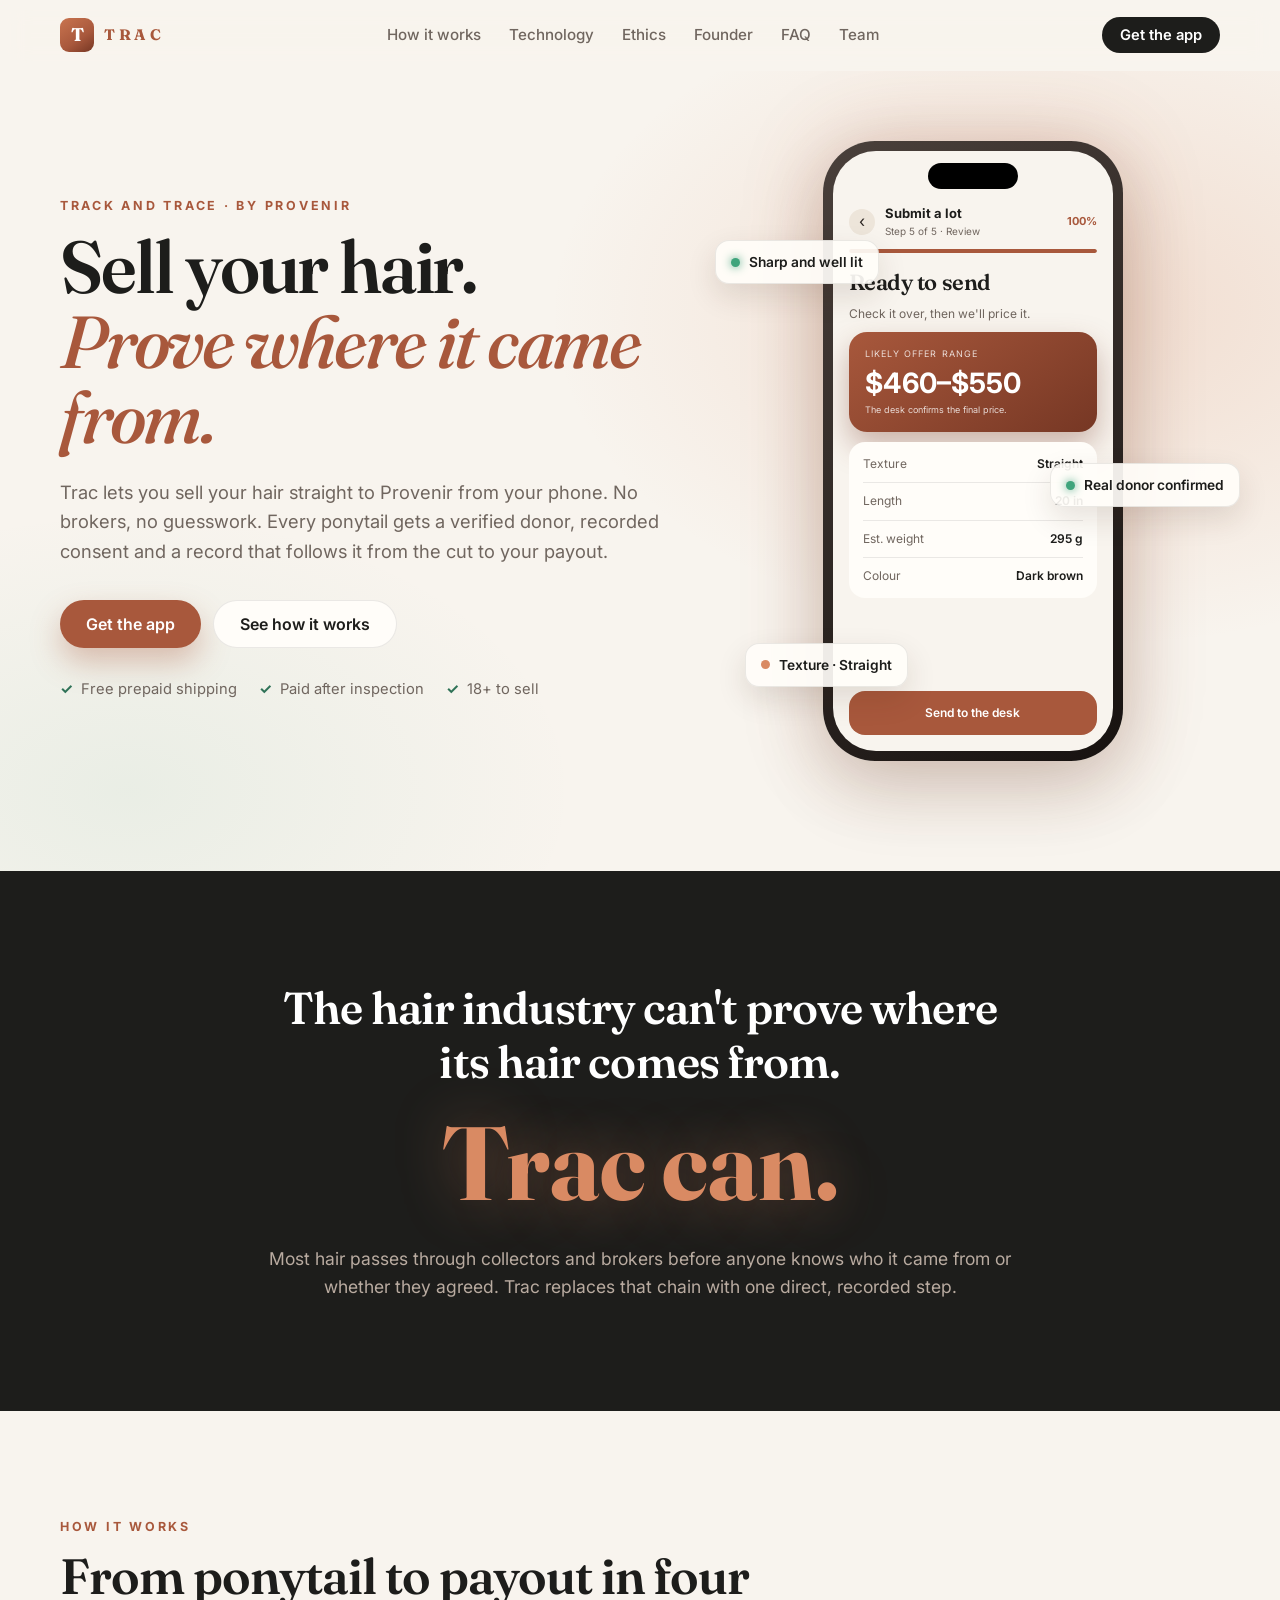
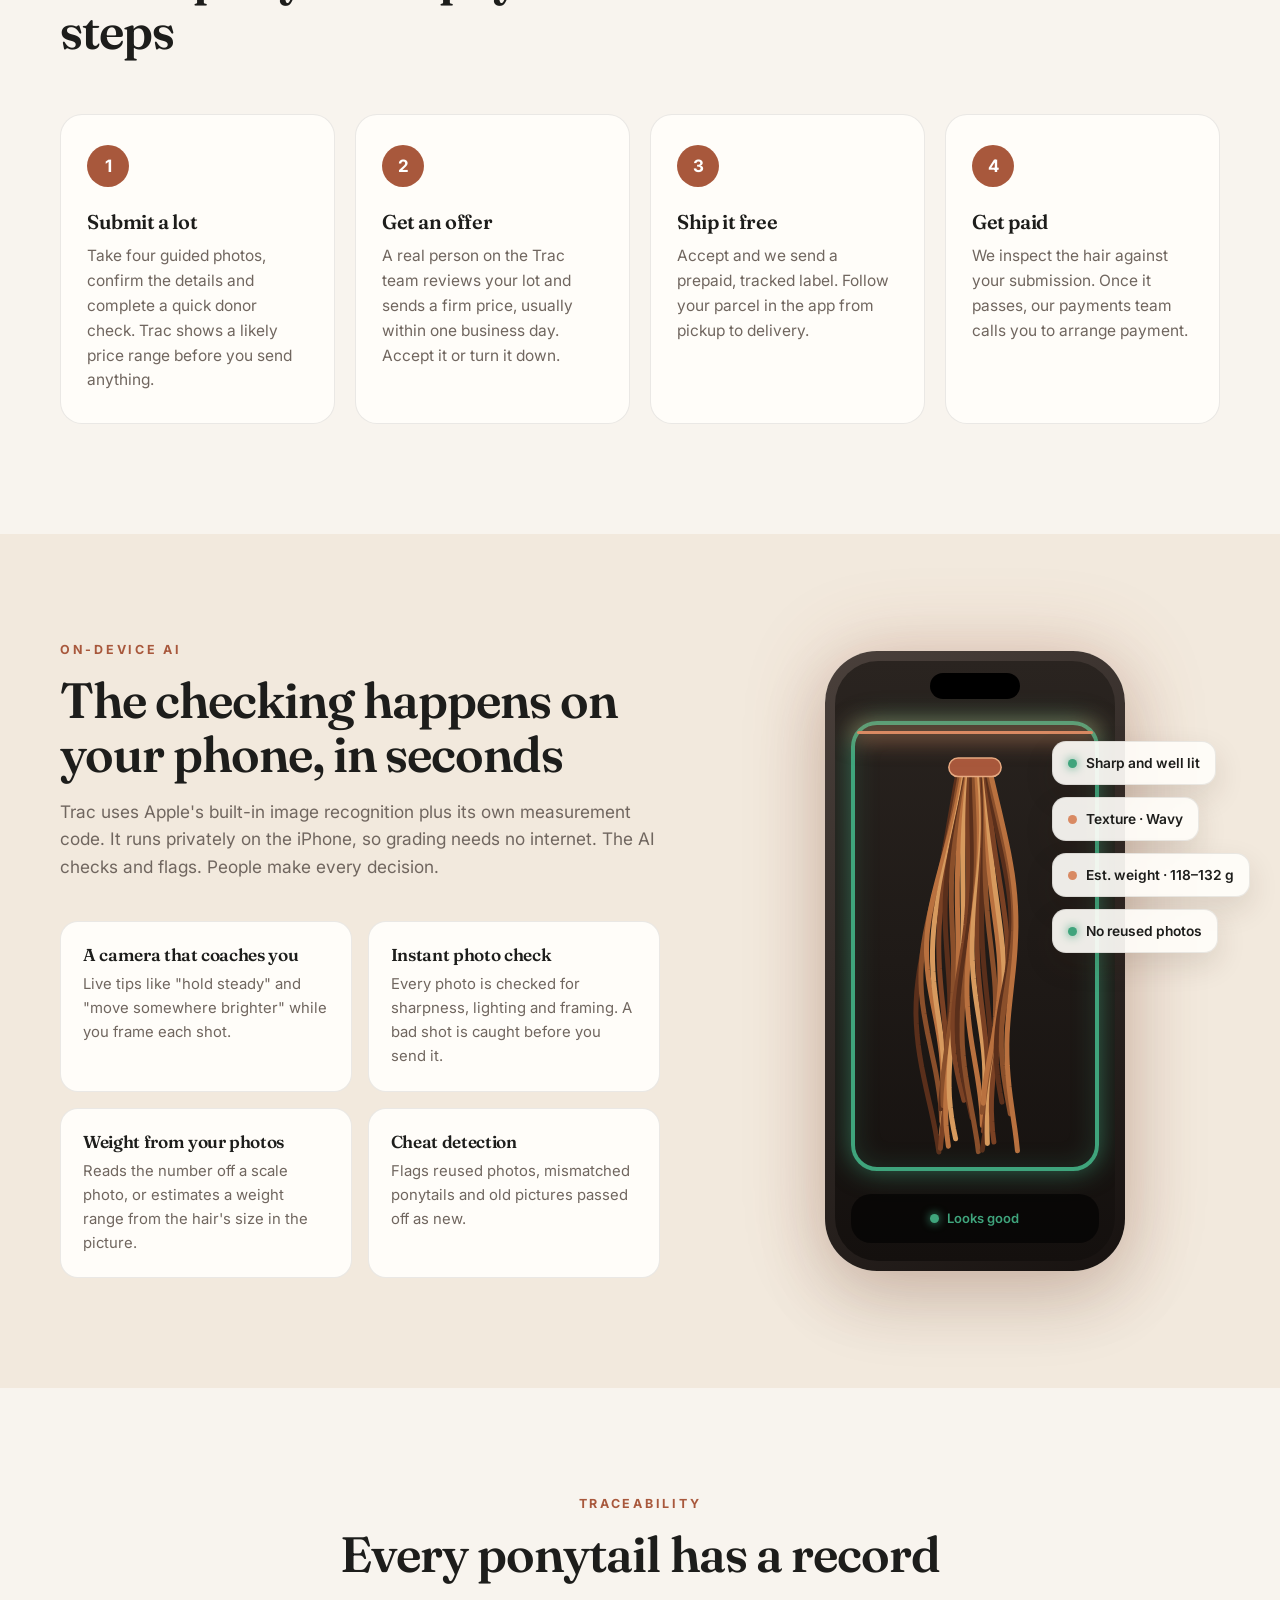
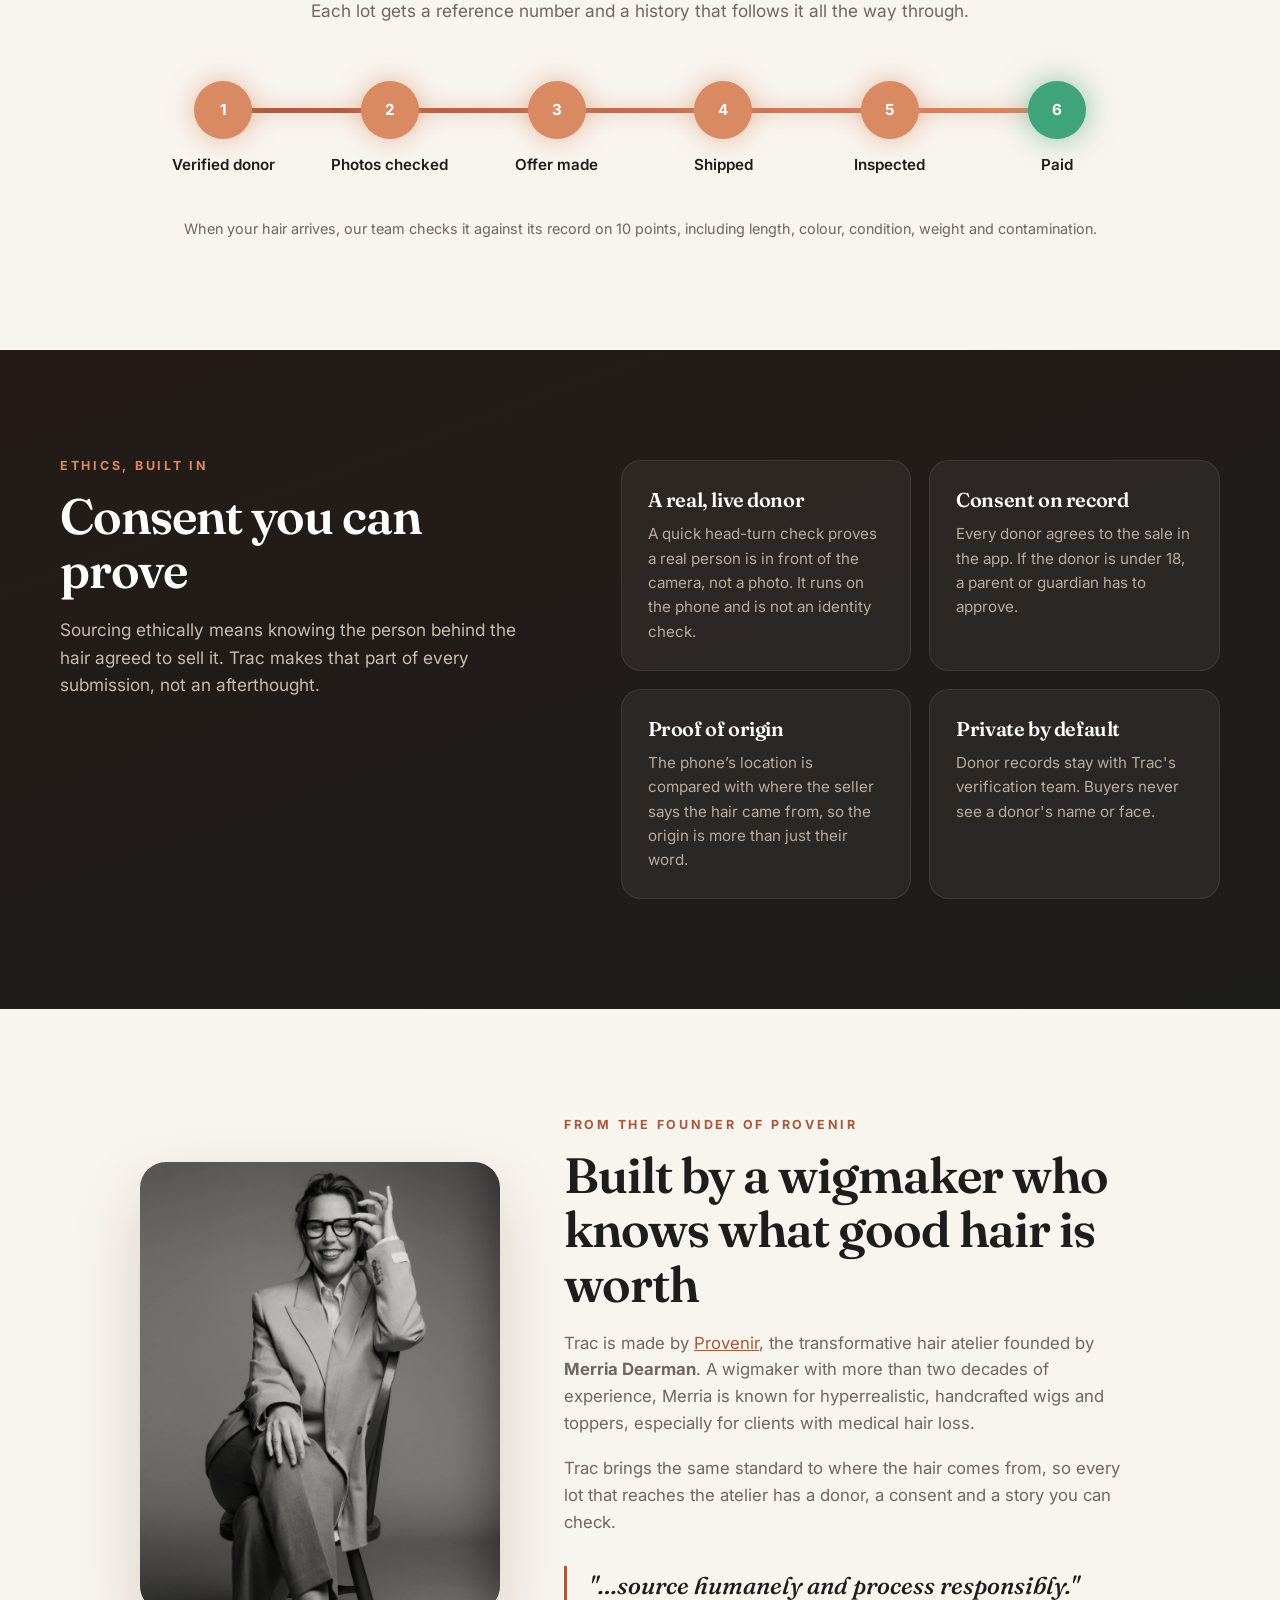
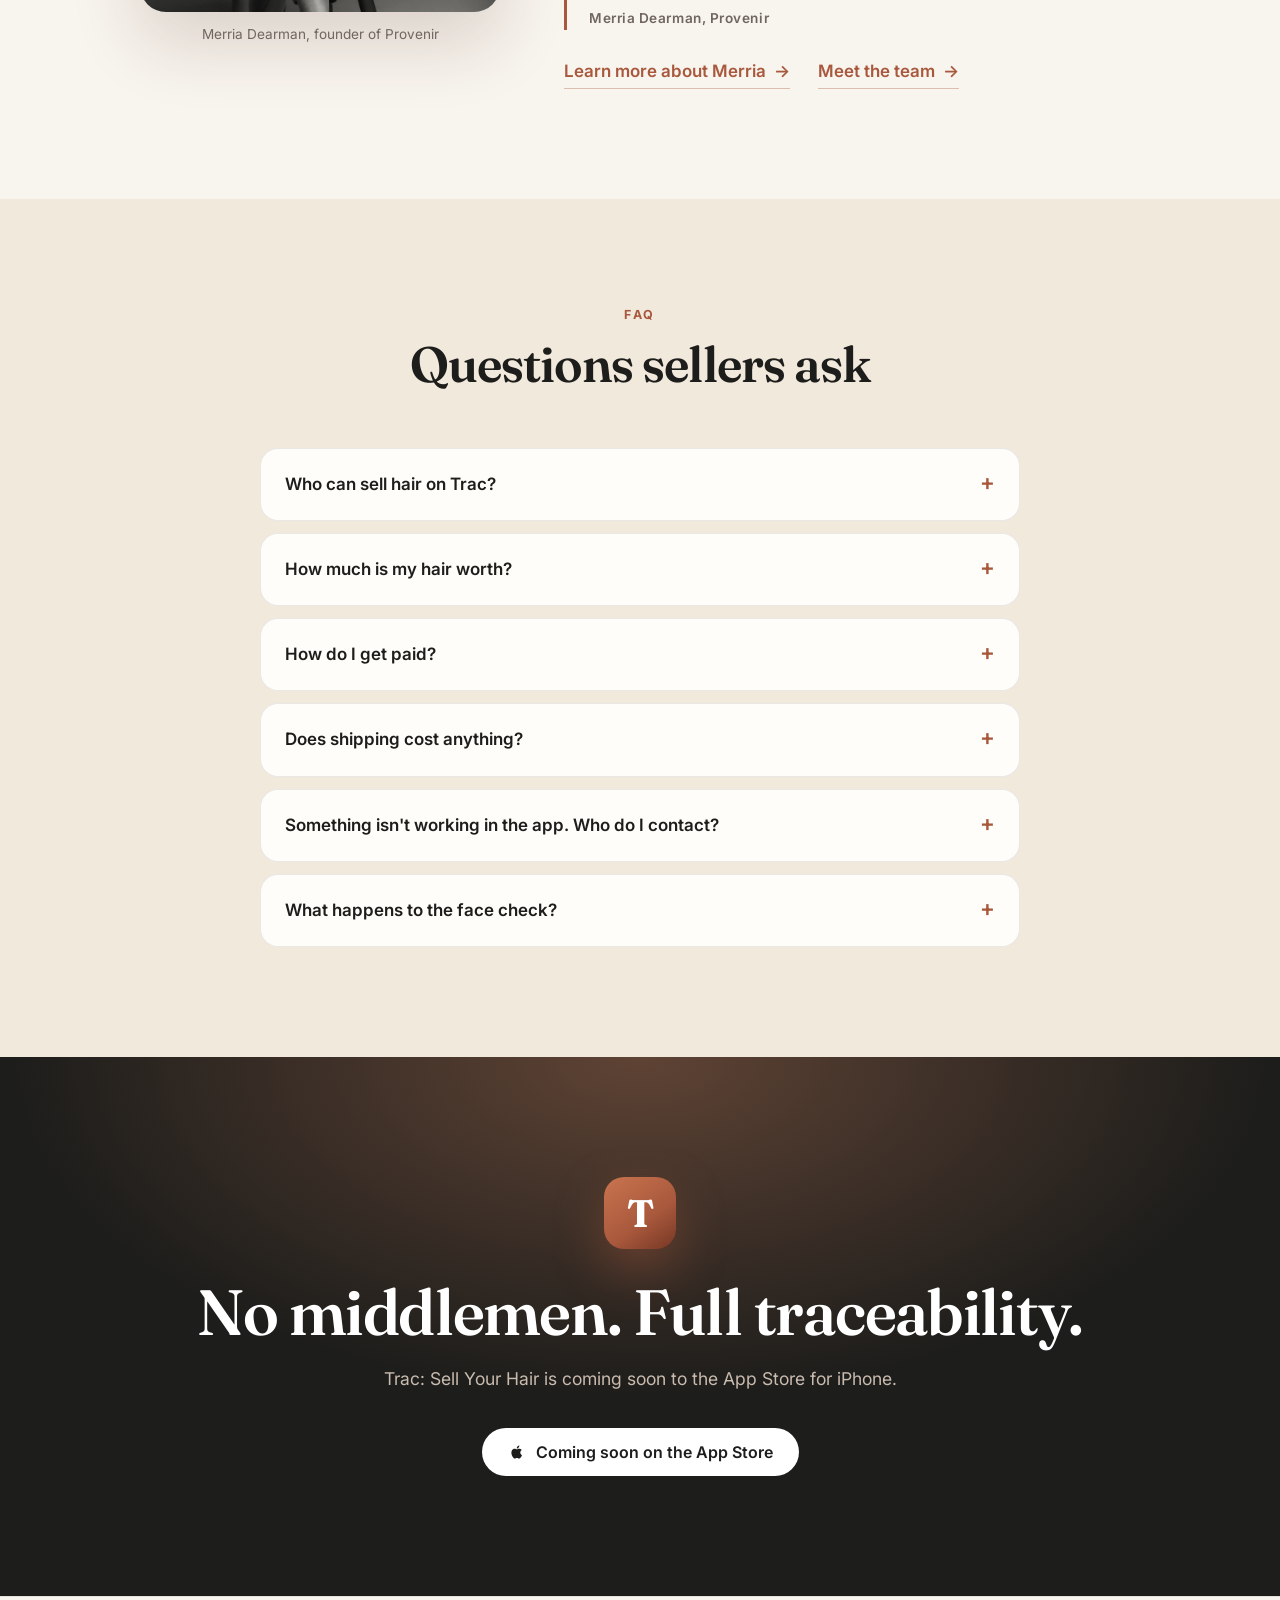
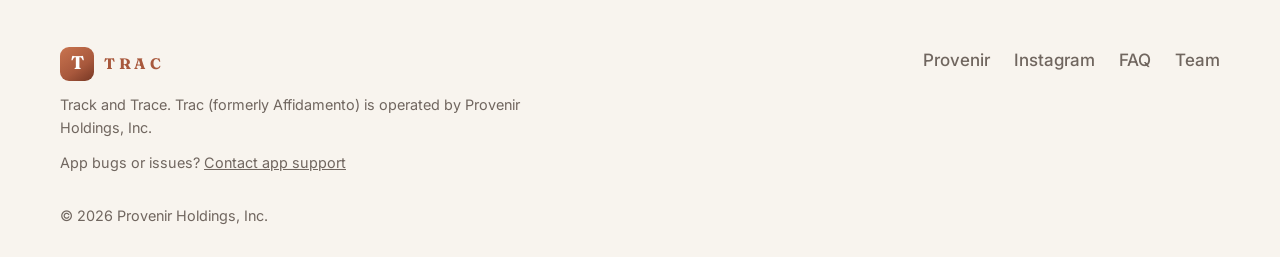
<file: index.html>
<!doctype html>
<html lang="en" class="no-js">
<head>
  <meta charset="utf-8">
  <meta name="viewport" content="width=device-width, initial-scale=1">
  <title>Trac: Sell Your Hair | Traceable, Ethical Hair Sourcing by Provenir</title>
  <meta name="description" content="Sell your hair directly from your phone with Trac. Every ponytail gets a verified donor, recorded consent and a traceable record from cut to payout. By Provenir, founded by master wigmaker Merria Dearman.">
  <meta name="keywords" content="sell hair, sell my hair, sell your hair, where to sell hair, ethical hair sourcing, traceable hair, human hair buyer, ponytail, Provenir, Merria Dearman, Trac">
  <link rel="canonical" href="https://trac-hair.vercel.app/">
  <meta name="theme-color" content="#F8F4EE">
  <link rel="icon" href="assets/favicon.svg" type="image/svg+xml">

  <meta property="og:type" content="website">
  <meta property="og:site_name" content="Trac by Provenir">
  <meta property="og:title" content="Trac: Sell your hair. Prove where it came from.">
  <meta property="og:description" content="No middlemen. A verified donor, recorded consent and a traceable record for every ponytail.">
  <meta property="og:url" content="https://trac-hair.vercel.app/">
  <meta property="og:image" content="https://trac-hair.vercel.app/assets/og.png">
  <meta property="og:image:width" content="1200">
  <meta property="og:image:height" content="630">
  <meta property="og:image:alt" content="Trac: Sell your hair. Prove where it came from.">
  <meta name="twitter:card" content="summary_large_image">
  <meta name="twitter:image" content="https://trac-hair.vercel.app/assets/og.png">
  <meta name="twitter:title" content="Trac: Sell your hair. Prove where it came from.">
  <meta name="twitter:description" content="No middlemen. A verified donor, recorded consent and a traceable record for every ponytail.">

  <link rel="preconnect" href="https://fonts.googleapis.com">
  <link rel="preconnect" href="https://fonts.gstatic.com" crossorigin>
  <link href="https://fonts.googleapis.com/css2?family=Fraunces:opsz,wght@9..144,500;9..144,600;9..144,700&family=Inter:wght@400;500;600;700&display=swap" rel="stylesheet">
  <link rel="stylesheet" href="styles.css">

  <script type="application/ld+json">
  {
    "@context": "https://schema.org",
    "@graph": [
      {
        "@type": "Organization",
        "@id": "https://provenirhair.com/#org",
        "name": "Provenir Holdings, Inc.",
        "url": "https://provenirhair.com/",
        "founder": {"@type": "Person", "name": "Merria Dearman", "jobTitle": "Founder and master wigmaker", "url": "https://provenirhair.com/pages/about-merria-dearman"},
        "sameAs": ["https://www.instagram.com/provenirhair"]
      },
      {
        "@type": "MobileApplication",
        "name": "Trac: Sell Your Hair",
        "alternateName": "Track and Trace",
        "operatingSystem": "iOS",
        "applicationCategory": "BusinessApplication",
        "description": "Sell human hair directly to Provenir with a verified donor, recorded consent and a traceable record from cut to payout.",
        "publisher": {"@id": "https://provenirhair.com/#org"}
      },
      {
        "@type": "FAQPage",
        "mainEntity": [
          {"@type": "Question", "name": "Who can sell hair on Trac?", "acceptedAnswer": {"@type": "Answer", "text": "Anyone 18 or older can create a seller account. If the donor is under 18, a parent or guardian has to approve the sale."}},
          {"@type": "Question", "name": "How much is my hair worth?", "acceptedAnswer": {"@type": "Answer", "text": "Trac shows a likely price range from your hair's length, weight and texture before you send anything. The Trac team then makes a firm offer, which you can accept or decline."}},
          {"@type": "Question", "name": "How do I get paid?", "acceptedAnswer": {"@type": "Answer", "text": "Once your hair arrives and passes inspection, the Trac payments team calls you on the phone number on your account to arrange payment."}},
          {"@type": "Question", "name": "Does shipping cost anything?", "acceptedAnswer": {"@type": "Answer", "text": "No. When you accept an offer, Trac sends you a prepaid, tracked shipping label."}},
          {"@type": "Question", "name": "What happens to the face check?", "acceptedAnswer": {"@type": "Answer", "text": "The live face check runs on your phone to confirm a real person is present. It is not an identity check. One donor photo is kept privately for the verification team and is never shown to buyers."}}
        ]
      }
    ]
  }
  </script>
</head>
<body>
  <a class="skip" href="#main">Skip to content</a>

  <header class="nav" id="top">
    <div class="wrap nav-inner">
      <a class="brand" href="#top" aria-label="Trac, Track and Trace">
        <span class="mark" aria-hidden="true">T</span>
        <span class="word">TRAC</span>
      </a>
      <nav aria-label="Main">
        <ul class="nav-links">
          <li><a href="#how">How it works</a></li>
          <li><a href="#technology">Technology</a></li>
          <li><a href="#ethics">Ethics</a></li>
          <li><a href="#founder">Founder</a></li>
          <li><a href="#faq">FAQ</a></li>
          <li><a href="/team">Team</a></li>
        </ul>
      </nav>
      <div class="nav-actions">
        <a class="btn btn-dark btn-sm" href="#get">Get the app</a>
        <button class="menu-btn" type="button" aria-expanded="false" aria-controls="mobile-menu" aria-label="Open menu"><span></span><span></span></button>
      </div>
    </div>
    <nav class="mobile-menu" id="mobile-menu" aria-label="Mobile" hidden>
      <a href="#how">How it works</a>
      <a href="#technology">Technology</a>
      <a href="#ethics">Ethics</a>
      <a href="#founder">Founder</a>
      <a href="#faq">FAQ</a>
      <a href="/team">Team</a>
    </nav>
  </header>

  <main id="main">
    <!-- Hero -->
    <section class="hero">
      <div class="wrap hero-grid">
        <div class="hero-copy">
          <p class="kicker reveal">Track and Trace · by Provenir</p>
          <h1 class="reveal">Sell your hair.<br><em>Prove where it came from.</em></h1>
          <p class="lede reveal">Trac lets you sell your hair straight to Provenir from your phone. No brokers, no guesswork. Every ponytail gets a verified donor, recorded consent and a record that follows it from the cut to your payout.</p>
          <div class="hero-cta reveal">
            <a class="btn btn-copper" href="#get">Get the app</a>
            <a class="btn btn-ghost" href="#how">See how it works</a>
          </div>
          <ul class="hero-points reveal" aria-label="Highlights">
            <li>Free prepaid shipping</li>
            <li>Paid after inspection</li>
            <li>18+ to sell</li>
          </ul>
        </div>

        <div class="hero-visual" aria-label="The Trac app showing a lot ready to send with a likely offer range of $460 to $550">
          <div class="phone float">
            <div class="screen">
              <div class="island"></div>
              <div class="app-top"><span class="back">‹</span><div><b>Submit a lot</b><small>Step 5 of 5 · Review</small></div><span class="pct">100%</span></div>
              <div class="bar"><i style="width:100%"></i></div>
              <h3 class="app-h">Ready to send</h3>
              <p class="app-sub">Check it over, then we'll price it.</p>
              <div class="range-card">
                <small>Likely offer range</small>
                <strong><span data-count="460">$460</span>–<span data-count="550">$550</span></strong>
                <small>The desk confirms the final price.</small>
              </div>
              <div class="rows">
                <div class="row"><span>Texture</span><b>Straight</b></div>
                <div class="row"><span>Length</span><b>20 in</b></div>
                <div class="row"><span>Est. weight</span><b>295 g</b></div>
                <div class="row"><span>Colour</span><b>Dark brown</b></div>
              </div>
              <div class="app-btn">Send to the desk</div>
            </div>
          </div>
          <div class="chip chip-a"><i class="dot ok"></i>Sharp and well lit</div>
          <div class="chip chip-b"><i class="dot ok"></i>Real donor confirmed</div>
          <div class="chip chip-c"><i class="dot cu"></i>Texture · Straight</div>
        </div>
      </div>
    </section>

    <!-- Problem -->
    <section class="problem">
      <div class="wrap narrow center">
        <p class="big reveal">The hair industry can't prove where its hair comes from.</p>
        <p class="answer reveal">Trac can.</p>
        <p class="muted reveal">Most hair passes through collectors and brokers before anyone knows who it came from or whether they agreed. Trac replaces that chain with one direct, recorded step.</p>
      </div>
    </section>

    <!-- How it works -->
    <section class="section" id="how">
      <div class="wrap">
        <header class="section-head reveal">
          <p class="kicker">How it works</p>
          <h2>From ponytail to payout in four steps</h2>
        </header>
        <ol class="steps">
          <li class="step reveal">
            <span class="num">1</span>
            <h3>Submit a lot</h3>
            <p>Take four guided photos, confirm the details and complete a quick donor check. Trac shows a likely price range before you send anything.</p>
          </li>
          <li class="step reveal">
            <span class="num">2</span>
            <h3>Get an offer</h3>
            <p>A real person on the Trac team reviews your lot and sends a firm price, usually within one business day. Accept it or turn it down.</p>
          </li>
          <li class="step reveal">
            <span class="num">3</span>
            <h3>Ship it free</h3>
            <p>Accept and we send a prepaid, tracked label. Follow your parcel in the app from pickup to delivery.</p>
          </li>
          <li class="step reveal">
            <span class="num">4</span>
            <h3>Get paid</h3>
            <p>We inspect the hair against your submission. Once it passes, our payments team calls you to arrange payment.</p>
          </li>
        </ol>
      </div>
    </section>

    <!-- Technology -->
    <section class="section tint" id="technology">
      <div class="wrap tech-grid">
        <div class="tech-copy">
          <header class="reveal">
            <p class="kicker">On-device AI</p>
            <h2>The checking happens on your phone, in seconds</h2>
            <p class="muted">Trac uses Apple's built-in image recognition plus its own measurement code. It runs privately on the iPhone, so grading needs no internet. The AI checks and flags. People make every decision.</p>
          </header>
          <div class="features">
            <article class="feature reveal"><h3>A camera that coaches you</h3><p>Live tips like "hold steady" and "move somewhere brighter" while you frame each shot.</p></article>
            <article class="feature reveal"><h3>Instant photo check</h3><p>Every photo is checked for sharpness, lighting and framing. A bad shot is caught before you send it.</p></article>
            <article class="feature reveal"><h3>Weight from your photos</h3><p>Reads the number off a scale photo, or estimates a weight range from the hair's size in the picture.</p></article>
            <article class="feature reveal"><h3>Cheat detection</h3><p>Flags reused photos, mismatched ponytails and old pictures passed off as new.</p></article>
          </div>
        </div>

        <div class="scan-visual reveal" aria-label="Animation of the app scanning a ponytail photo">
          <div class="phone">
            <div class="screen dark">
              <div class="island"></div>
              <div class="frame-ring"></div>
              <svg class="pony" viewBox="0 0 190 520" aria-hidden="true"></svg>
              <div class="scanline"></div>
              <div class="cam-hint"><i class="dot ok"></i><span>Looks good</span></div>
            </div>
          </div>
          <ul class="scan-results">
            <li class="chip"><i class="dot ok"></i>Sharp and well lit</li>
            <li class="chip"><i class="dot cu"></i>Texture · Wavy</li>
            <li class="chip"><i class="dot cu"></i>Est. weight · 118–132 g</li>
            <li class="chip"><i class="dot ok"></i>No reused photos</li>
          </ul>
        </div>
      </div>
    </section>

    <!-- Traceability -->
    <section class="section" id="trace">
      <div class="wrap">
        <header class="section-head center reveal">
          <p class="kicker">Traceability</p>
          <h2>Every ponytail has a record</h2>
          <p class="muted">Each lot gets a reference number and a history that follows it all the way through.</p>
        </header>
        <ol class="timeline" aria-label="The journey of a lot">
          <li><span>1</span>Verified donor</li>
          <li><span>2</span>Photos checked</li>
          <li><span>3</span>Offer made</li>
          <li><span>4</span>Shipped</li>
          <li><span>5</span>Inspected</li>
          <li class="last"><span>6</span>Paid</li>
        </ol>
        <p class="center muted small reveal">When your hair arrives, our team checks it against its record on 10 points, including length, colour, condition, weight and contamination.</p>
      </div>
    </section>

    <!-- Ethics -->
    <section class="section dark-band" id="ethics">
      <div class="wrap ethics-grid">
        <header class="reveal">
          <p class="kicker light">Ethics, built in</p>
          <h2>Consent you can prove</h2>
          <p>Sourcing ethically means knowing the person behind the hair agreed to sell it. Trac makes that part of every submission, not an afterthought.</p>
        </header>
        <div class="ethics-list">
          <article class="reveal"><h3>A real, live donor</h3><p>A quick head-turn check proves a real person is in front of the camera, not a photo. It runs on the phone and is not an identity check.</p></article>
          <article class="reveal"><h3>Consent on record</h3><p>Every donor agrees to the sale in the app. If the donor is under 18, a parent or guardian has to approve.</p></article>
          <article class="reveal"><h3>Proof of origin</h3><p>The phone’s location is compared with where the seller says the hair came from, so the origin is more than just their word.</p></article>
          <article class="reveal"><h3>Private by default</h3><p>Donor records stay with Trac's verification team. Buyers never see a donor's name or face.</p></article>
        </div>
      </div>
    </section>

    <!-- Founder -->
    <section class="section" id="founder">
      <div class="wrap founder">
        <figure class="founder-photo reveal">
          <img src="assets/merria-dearman.jpg" width="880" height="1100" loading="lazy" decoding="async" alt="Portrait of Merria Dearman, founder of Provenir, seated in a tailored suit and glasses">
          <figcaption>Merria Dearman, founder of Provenir</figcaption>
        </figure>
        <div class="reveal">
          <p class="kicker">From the founder of Provenir</p>
          <h2>Built by a wigmaker who knows what good hair is worth</h2>
          <p>Trac is made by <a href="https://provenirhair.com/" rel="noopener">Provenir</a>, the transformative hair atelier founded by <strong>Merria Dearman</strong>. A wigmaker with more than two decades of experience, Merria is known for hyperrealistic, handcrafted wigs and toppers, especially for clients with medical hair loss.</p>
          <p>Trac brings the same standard to where the hair comes from, so every lot that reaches the atelier has a donor, a consent and a story you can check.</p>
          <blockquote>"…source humanely and process responsibly."<cite>Merria Dearman, Provenir</cite></blockquote>
          <div class="link-row">
            <a class="text-link" href="https://provenirhair.com/pages/about-merria-dearman" rel="noopener">Learn more about Merria <span aria-hidden="true">→</span></a>
            <a class="text-link" href="/team">Meet the team <span aria-hidden="true">→</span></a>
          </div>
        </div>
      </div>
    </section>

    <!-- FAQ -->
    <section class="section tint" id="faq">
      <div class="wrap narrow">
        <header class="section-head center reveal">
          <p class="kicker">FAQ</p>
          <h2>Questions sellers ask</h2>
        </header>
        <div class="faq">
          <details class="reveal"><summary>Who can sell hair on Trac?</summary><p>Anyone 18 or older can create a seller account. If the donor is under 18, a parent or guardian has to approve the sale.</p></details>
          <details class="reveal"><summary>How much is my hair worth?</summary><p>Trac shows a likely price range from your hair's length, weight and texture before you send anything. The Trac team then makes a firm offer, which you can accept or decline.</p></details>
          <details class="reveal"><summary>How do I get paid?</summary><p>Once your hair arrives and passes inspection, the Trac payments team calls you on the phone number on your account to arrange payment.</p></details>
          <details class="reveal"><summary>Does shipping cost anything?</summary><p>No. When you accept an offer, Trac sends you a prepaid, tracked shipping label.</p></details>
          <details class="reveal"><summary>Something isn't working in the app. Who do I contact?</summary><p>Contact <a href="/team#support">app support</a> with what happened and, if you can, a screenshot. We'll get back to you as soon as possible.</p></details>
          <details class="reveal"><summary>What happens to the face check?</summary><p>The live face check runs on your phone to confirm a real person is present. It is not an identity check. One donor photo is kept privately for the verification team and is never shown to buyers.</p></details>
        </div>
      </div>
    </section>

    <!-- CTA -->
    <section class="cta" id="get">
      <div class="wrap center">
        <span class="mark big" aria-hidden="true">T</span>
        <h2 class="reveal">No middlemen. Full traceability.</h2>
        <p class="reveal">Trac: Sell Your Hair is coming soon to the App Store for iPhone.</p>
        <span class="btn btn-light disabled reveal" aria-disabled="true"><svg width="18" height="18" viewBox="0 0 24 24" aria-hidden="true" fill="currentColor" style="margin-right:10px"><path d="M16.37 12.6c-.02-2.2 1.8-3.26 1.88-3.31-1.02-1.5-2.62-1.7-3.19-1.72-1.36-.14-2.65.8-3.34.8-.69 0-1.75-.78-2.88-.76-1.48.02-2.85.86-3.61 2.19-1.54 2.67-.39 6.62 1.11 8.79.73 1.06 1.6 2.25 2.75 2.2 1.1-.04 1.52-.71 2.85-.71s1.7.71 2.87.69c1.19-.02 1.94-1.08 2.66-2.14.84-1.23 1.19-2.42 1.21-2.48-.03-.01-2.31-.89-2.33-3.55zM14.2 6.13c.6-.74 1.01-1.75.9-2.77-.87.04-1.94.58-2.56 1.31-.56.65-1.05 1.69-.92 2.69.97.07 1.97-.49 2.58-1.23z"/></svg>Coming soon on the App Store</span>
      </div>
    </section>
  </main>

  <footer class="footer">
    <div class="wrap footer-inner">
      <div>
        <a class="brand" href="#top"><span class="mark" aria-hidden="true">T</span><span class="word">TRAC</span></a>
        <p class="small muted">Track and Trace. Trac (formerly Affidamento) is operated by Provenir Holdings, Inc.</p>
        <p class="small muted">App bugs or issues? <a href="/team#support">Contact app support</a></p>
      </div>
      <ul class="footer-links">
        <li><a href="https://provenirhair.com/" rel="noopener">Provenir</a></li>
        <li><a href="https://www.instagram.com/provenirhair" rel="noopener">Instagram</a></li>
        <li><a href="#faq">FAQ</a></li>
        <li><a href="/team">Team</a></li>
      </ul>
    </div>
    <div class="wrap small muted copy">© <span id="year">2026</span> Provenir Holdings, Inc.</div>
  </footer>

  <script src="main.js" defer></script>
</body>
</html>
</file>
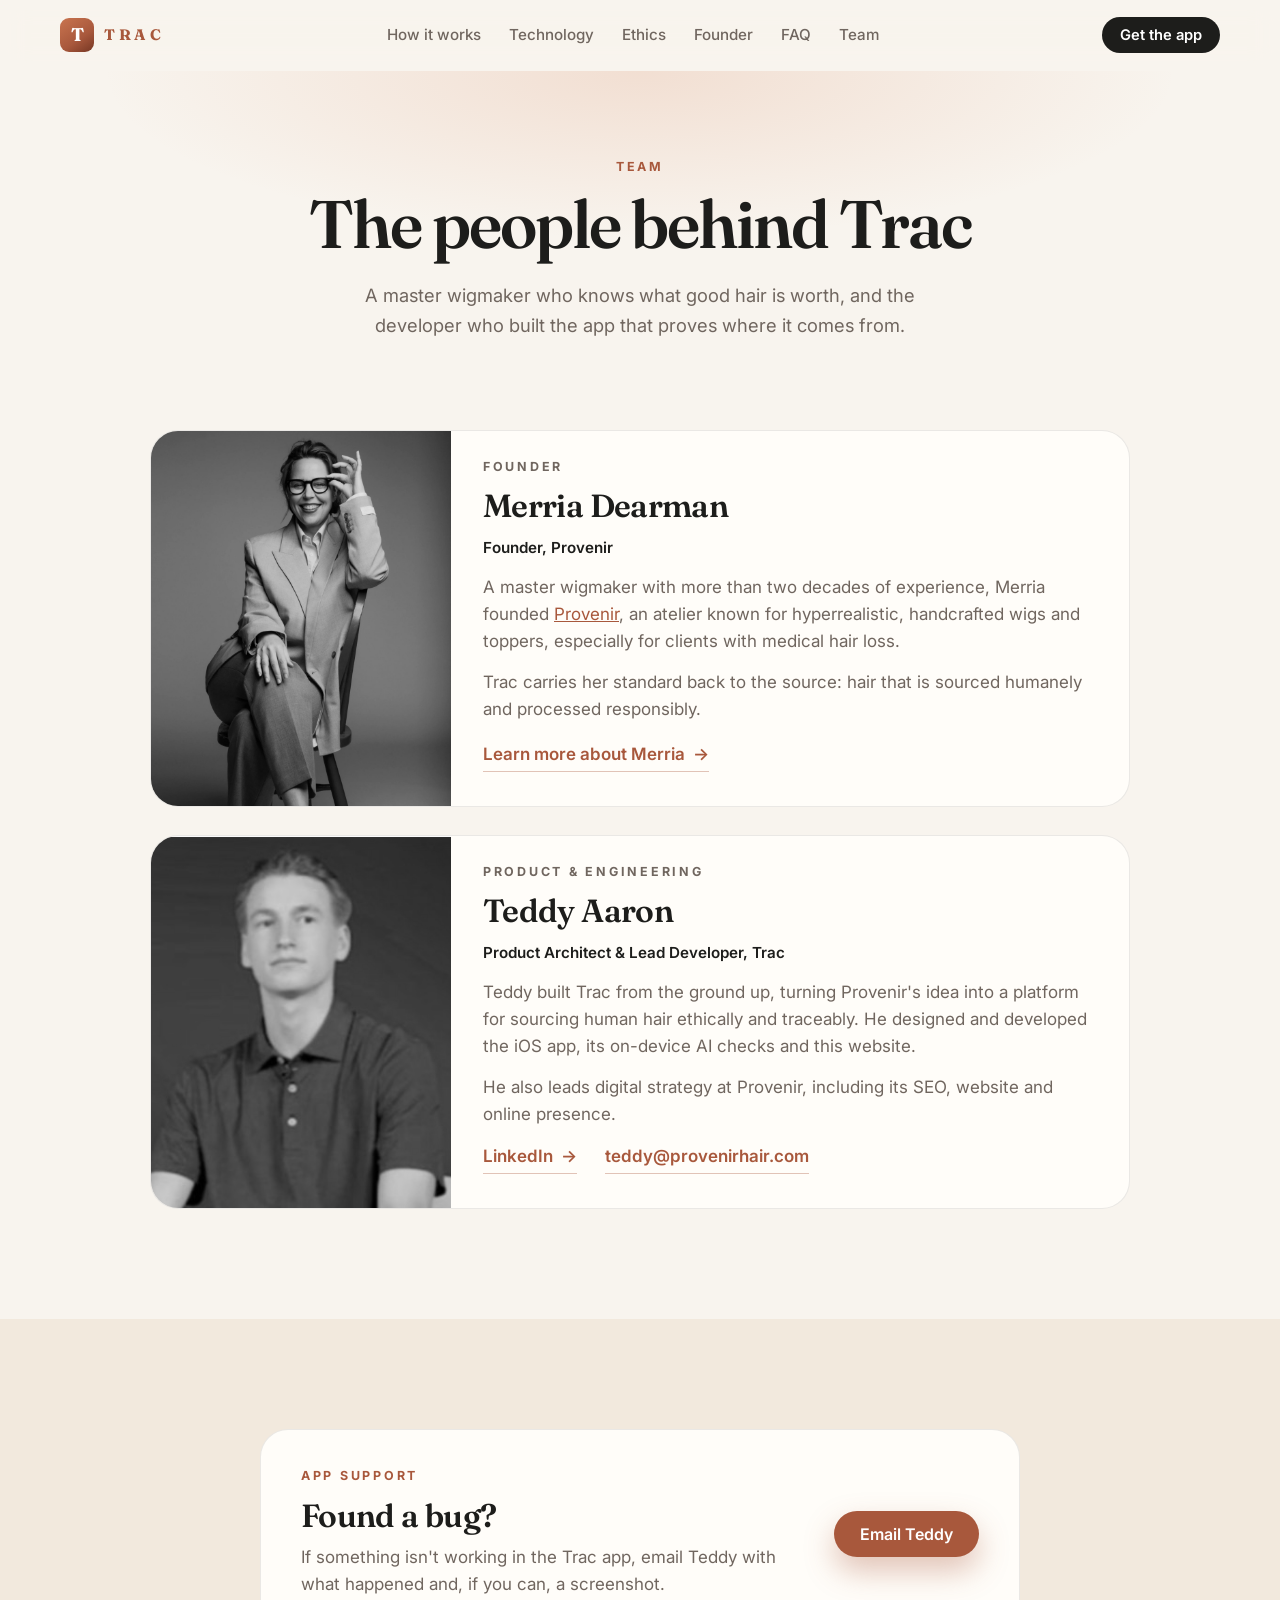
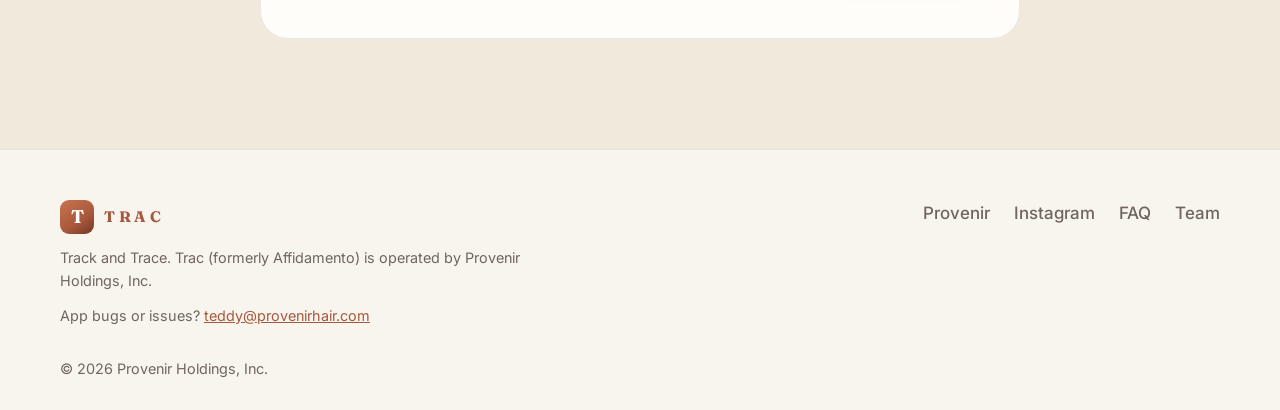
<file: team.html>
<!doctype html>
<html lang="en" class="no-js">
<head>
  <meta charset="utf-8">
  <meta name="viewport" content="width=device-width, initial-scale=1">
  <title>Team | Trac by Provenir</title>
  <meta name="description" content="Meet the people behind Trac: Merria Dearman, founder of Provenir, and Teddy Aaron, Trac's product architect and lead developer.">
  <link rel="canonical" href="https://trac-hair.vercel.app/team">
  <meta name="theme-color" content="#F8F4EE">
  <link rel="icon" href="assets/favicon.svg" type="image/svg+xml">

  <meta property="og:type" content="website">
  <meta property="og:site_name" content="Trac by Provenir">
  <meta property="og:title" content="The team behind Trac">
  <meta property="og:description" content="No middlemen. A verified donor, recorded consent and a traceable record for every ponytail.">
  <meta property="og:url" content="https://trac-hair.vercel.app/team">
  <meta property="og:image" content="https://trac-hair.vercel.app/assets/og.png">
  <meta property="og:image:width" content="1200">
  <meta property="og:image:height" content="630">
  <meta property="og:image:alt" content="Trac: Sell your hair. Prove where it came from.">
  <meta name="twitter:card" content="summary_large_image">
  <meta name="twitter:image" content="https://trac-hair.vercel.app/assets/og.png">
  <meta name="twitter:title" content="Trac: Sell your hair. Prove where it came from.">
  <meta name="twitter:description" content="No middlemen. A verified donor, recorded consent and a traceable record for every ponytail.">

  <link rel="preconnect" href="https://fonts.googleapis.com">
  <link rel="preconnect" href="https://fonts.gstatic.com" crossorigin>
  <link href="https://fonts.googleapis.com/css2?family=Fraunces:opsz,wght@9..144,500;9..144,600;9..144,700&family=Inter:wght@400;500;600;700&display=swap" rel="stylesheet">
  <link rel="stylesheet" href="styles.css">

    <script type="application/ld+json">
  {
    "@context": "https://schema.org",
    "@type": "AboutPage",
    "name": "Team | Trac by Provenir",
    "url": "https://trac-hair.vercel.app/team",
    "mainEntity": [
      {"@type": "Person", "name": "Merria Dearman", "jobTitle": "Founder, Provenir", "url": "https://provenirhair.com/pages/about-merria-dearman", "worksFor": {"@type": "Organization", "name": "Provenir Holdings, Inc.", "url": "https://provenirhair.com/"}},
      {"@type": "Person", "name": "Teddy Aaron", "jobTitle": "Product Architect & Lead Developer, Trac", "email": "mailto:teddy@provenirhair.com", "sameAs": ["https://www.linkedin.com/in/teddy-aaron"], "worksFor": {"@type": "Organization", "name": "Provenir Holdings, Inc.", "url": "https://provenirhair.com/"}}
    ]
  }
  </script>
</head>
<body>
  <a class="skip" href="#main">Skip to content</a>

  <header class="nav" id="top">
    <div class="wrap nav-inner">
      <a class="brand" href="/" aria-label="Trac, Track and Trace">
        <span class="mark" aria-hidden="true">T</span>
        <span class="word">TRAC</span>
      </a>
      <nav aria-label="Main">
        <ul class="nav-links">
          <li><a href="/#how">How it works</a></li>
          <li><a href="/#technology">Technology</a></li>
          <li><a href="/#ethics">Ethics</a></li>
          <li><a href="/#founder">Founder</a></li>
          <li><a href="/#faq">FAQ</a></li>
          <li><a href="/team">Team</a></li>
        </ul>
      </nav>
      <div class="nav-actions">
        <a class="btn btn-dark btn-sm" href="/#get">Get the app</a>
        <button class="menu-btn" type="button" aria-expanded="false" aria-controls="mobile-menu" aria-label="Open menu"><span></span><span></span></button>
      </div>
    </div>
    <nav class="mobile-menu" id="mobile-menu" aria-label="Mobile" hidden>
      <a href="/#how">How it works</a>
      <a href="/#technology">Technology</a>
      <a href="/#ethics">Ethics</a>
      <a href="/#founder">Founder</a>
      <a href="/#faq">FAQ</a>
      <a href="/team">Team</a>
    </nav>
  </header>

  <main id="main">
    <section class="team-hero">
      <div class="wrap narrow center">
        <p class="kicker reveal">Team</p>
        <h1 class="reveal">The people behind Trac</h1>
        <p class="lede reveal">A master wigmaker who knows what good hair is worth, and the developer who built the app that proves where it comes from.</p>
      </div>
    </section>

    <section class="section team-section">
      <div class="wrap team-grid">
        <article class="person reveal">
          <figure class="person-photo">
            <img src="assets/merria-dearman.jpg" width="880" height="1100" decoding="async" alt="Portrait of Merria Dearman, founder of Provenir, seated in a tailored suit and glasses">
          </figure>
          <div class="person-body">
            <p class="kicker">Founder</p>
            <h2>Merria Dearman</h2>
            <p class="role">Founder, Provenir</p>
            <p>A master wigmaker with more than two decades of experience, Merria founded <a href="https://provenirhair.com/" rel="noopener">Provenir</a>, an atelier known for hyperrealistic, handcrafted wigs and toppers, especially for clients with medical hair loss.</p>
            <p>Trac carries her standard back to the source: hair that is sourced humanely and processed responsibly.</p>
            <a class="text-link" href="https://provenirhair.com/pages/about-merria-dearman" rel="noopener">Learn more about Merria <span aria-hidden="true">→</span></a>
          </div>
        </article>

        <article class="person reveal">
          <figure class="person-photo">
            <img src="assets/teddy-aaron.jpg" width="400" height="400" decoding="async" alt="Portrait of Teddy Aaron, Trac's product architect and lead developer">
          </figure>
          <div class="person-body">
            <p class="kicker">Product &amp; engineering</p>
            <h2>Teddy Aaron</h2>
            <p class="role">Product Architect &amp; Lead Developer, Trac</p>
            <p>Teddy built Trac from the ground up, turning Provenir's idea into a platform for sourcing human hair ethically and traceably. He designed and developed the iOS app, its on-device AI checks and this website.</p>
            <p>He also leads digital strategy at Provenir, including its SEO, website and online presence.</p>
            <div class="link-row">
              <a class="text-link" href="https://www.linkedin.com/in/teddy-aaron" rel="noopener">LinkedIn <span aria-hidden="true">→</span></a>
              <a class="text-link" href="mailto:teddy@provenirhair.com">teddy@provenirhair.com</a>
            </div>
          </div>
        </article>
      </div>
    </section>

    <section class="section tint">
      <div class="wrap narrow">
        <div class="support-card reveal" id="support">
          <div>
            <p class="kicker">App support</p>
            <h2>Found a bug?</h2>
            <p>If something isn't working in the Trac app, email Teddy with what happened and, if you can, a screenshot.</p>
          </div>
          <a class="btn btn-copper" href="mailto:teddy@provenirhair.com?subject=Trac%20app%20issue">Email Teddy</a>
        </div>
      </div>
    </section>
  </main>

  <footer class="footer">
    <div class="wrap footer-inner">
      <div>
        <a class="brand" href="/"><span class="mark" aria-hidden="true">T</span><span class="word">TRAC</span></a>
        <p class="small muted">Track and Trace. Trac (formerly Affidamento) is operated by Provenir Holdings, Inc.</p>
        <p class="small muted">App bugs or issues? <a href="mailto:teddy@provenirhair.com">teddy@provenirhair.com</a></p>
      </div>
      <ul class="footer-links">
        <li><a href="https://provenirhair.com/" rel="noopener">Provenir</a></li>
        <li><a href="https://www.instagram.com/provenirhair" rel="noopener">Instagram</a></li>
        <li><a href="/#faq">FAQ</a></li>
        <li><a href="/team">Team</a></li>
      </ul>
    </div>
    <div class="wrap small muted copy">© <span id="year">2026</span> Provenir Holdings, Inc.</div>
  </footer>

  <script src="main.js" defer></script>
</body>
</html>
</file>
<file: styles.css>
/* Trac by Provenir. Palette from the iOS app (DesignSystem.swift), with
   Provenir's near-black and warm cream for the editorial sections. */
:root {
  --paper: #F8F4EE;
  --cream: #F2E9DD;
  --surface: #FFFDF9;
  --ink: #1D1D1B;
  --ink-2: #28221F;
  --muted: #70665F;
  --copper: #A8583C;
  --copper-light: #D98A63;
  --deep-copper: #763724;
  --success: #2F7257;
  --success-bright: #3FA47C;
  --line: rgba(29, 29, 27, 0.09);
  --serif: "Fraunces", Georgia, "Times New Roman", serif;
  --sans: "Inter", -apple-system, BlinkMacSystemFont, "Segoe UI", sans-serif;
  --radius: 22px;
  --shadow: 0 30px 70px rgba(60, 30, 15, 0.16);
}

* { box-sizing: border-box; }
html { scroll-behavior: smooth; scroll-padding-top: 84px; }
body {
  margin: 0;
  background: var(--paper);
  color: var(--ink-2);
  font: 17px/1.6 var(--sans);
  -webkit-font-smoothing: antialiased;
  overflow-x: hidden;
}
img, svg { display: block; max-width: 100%; }
a { color: inherit; }
h1, h2, h3 { font-family: var(--serif); color: var(--ink); margin: 0; font-weight: 600; letter-spacing: -0.02em; }
h2 { font-size: clamp(2rem, 4.2vw, 3.1rem); line-height: 1.1; }
h3 { font-size: 1.25rem; line-height: 1.25; }
p { margin: 0; }

.wrap { width: min(1160px, 100% - 40px); margin-inline: auto; }
.narrow { width: min(760px, 100% - 40px); }
.center { text-align: center; }
.muted { color: var(--muted); }
.small { font-size: 0.9rem; }
.skip { position: absolute; left: -999px; top: 8px; background: var(--ink); color: #fff; padding: 8px 14px; border-radius: 8px; z-index: 100; }
.skip:focus { left: 12px; }
:focus-visible { outline: 3px solid var(--copper-light); outline-offset: 3px; border-radius: 6px; }

.kicker {
  font: 700 0.78rem/1 var(--sans);
  letter-spacing: 0.22em;
  text-transform: uppercase;
  color: var(--copper);
  margin-bottom: 16px;
}
.kicker.light { color: var(--copper-light); }

/* Brand */
.brand { display: inline-flex; align-items: center; gap: 10px; text-decoration: none; }
.mark {
  width: 34px; height: 34px; border-radius: 9px;
  display: grid; place-items: center;
  background: linear-gradient(145deg, #C9744F, var(--copper) 60%, var(--deep-copper));
  color: #fff; font: 700 1.15rem/1 var(--serif);
}
.mark.big { width: 72px; height: 72px; border-radius: 20px; font-size: 2.4rem; margin: 0 auto 28px; box-shadow: 0 20px 50px rgba(168, 88, 60, 0.45); }
.word { font: 700 0.95rem/1 var(--serif); letter-spacing: 0.24em; color: var(--copper); }

/* Buttons */
.btn {
  display: inline-flex; align-items: center; justify-content: center;
  padding: 15px 26px; border-radius: 999px;
  font: 600 1rem/1 var(--sans); text-decoration: none;
  transition: transform 0.2s ease, box-shadow 0.2s ease, background 0.2s ease;
}
.btn:hover { transform: translateY(-2px); }
.btn-sm { padding: 11px 18px; font-size: 0.92rem; }
.btn-dark { background: var(--ink); color: #fff; }
.btn-copper { background: var(--copper); color: #fff; box-shadow: 0 14px 30px rgba(168, 88, 60, 0.35); }
.btn-copper:hover { background: var(--deep-copper); }
.btn-ghost { color: var(--ink); border: 1.5px solid var(--line); background: var(--surface); }
.btn-light { background: #fff; color: var(--ink); }
.btn.disabled { opacity: 0.9; cursor: default; }
.btn.disabled:hover { transform: none; }

/* Nav */
.nav {
  position: sticky; top: 0; z-index: 50;
  background: rgba(248, 244, 238, 0.82);
  backdrop-filter: saturate(160%) blur(14px);
  -webkit-backdrop-filter: saturate(160%) blur(14px);
  border-bottom: 1px solid transparent;
  transition: border-color 0.2s ease;
}
.nav.scrolled { border-bottom-color: var(--line); }
.nav-inner { display: flex; align-items: center; justify-content: space-between; height: 70px; gap: 20px; }
.nav-links { display: flex; gap: 28px; list-style: none; margin: 0; padding: 0; }
.nav-links a { text-decoration: none; font-weight: 500; font-size: 0.95rem; color: var(--muted); }
.nav-links a:hover { color: var(--ink); }
.nav-actions { display: flex; align-items: center; gap: 10px; }
.menu-btn { display: none; width: 42px; height: 42px; border: 1px solid var(--line); border-radius: 12px; background: var(--surface); cursor: pointer; flex-direction: column; align-items: center; justify-content: center; gap: 5px; }
.menu-btn span { width: 18px; height: 2px; border-radius: 2px; background: var(--ink); transition: transform 0.2s ease; }
.menu-btn[aria-expanded="true"] span:first-child { transform: translateY(3.5px) rotate(45deg); }
.menu-btn[aria-expanded="true"] span:last-child { transform: translateY(-3.5px) rotate(-45deg); }
.mobile-menu { display: grid; padding: 8px 20px 18px; border-top: 1px solid var(--line); background: rgba(248, 244, 238, 0.97); }
.mobile-menu[hidden] { display: none; }
.mobile-menu a { padding: 14px 4px; font-weight: 600; text-decoration: none; color: var(--ink); border-bottom: 1px solid var(--line); }
.mobile-menu a:last-child { border-bottom: 0; }

/* Hero */
.hero {
  position: relative;
  padding: 70px 0 110px;
  background:
    radial-gradient(60% 60% at 85% 30%, rgba(217, 138, 99, 0.22), transparent 70%),
    radial-gradient(50% 50% at 10% 90%, rgba(63, 164, 124, 0.08), transparent 70%);
}
.hero-grid { display: grid; grid-template-columns: 1.1fr 0.9fr; gap: 60px; align-items: center; }
.hero h1 { font-size: clamp(2.7rem, 6vw, 4.6rem); line-height: 1.02; letter-spacing: -0.03em; }
.hero h1 em { font-style: italic; color: var(--copper); font-weight: 500; }
.lede { font-size: 1.15rem; color: var(--muted); margin-top: 24px; max-width: 34em; }
.hero-cta { display: flex; flex-wrap: wrap; gap: 12px; margin-top: 34px; }
.hero-points { display: flex; flex-wrap: wrap; gap: 10px 22px; list-style: none; padding: 0; margin: 30px 0 0; font-size: 0.92rem; color: var(--muted); }
.hero-points li::before { content: "✓"; color: var(--success); font-weight: 700; margin-right: 8px; }
.hero-visual { position: relative; display: grid; place-items: center; min-height: 600px; }

/* Phone mock */
.phone {
  width: 300px; height: 620px; padding: 10px; border-radius: 52px;
  background: linear-gradient(145deg, #4a403b, #171210);
  box-shadow: var(--shadow), 0 0 80px rgba(168, 88, 60, 0.25);
}
.screen {
  position: relative; height: 100%; border-radius: 43px; overflow: hidden;
  background: var(--paper); padding: 54px 16px 16px;
  display: flex; flex-direction: column; gap: 10px;
  font-size: 12px; line-height: 1.35;
}
.screen.dark { background: linear-gradient(180deg, #2a2420, #14100e); align-items: center; justify-content: center; }
.island { position: absolute; top: 12px; left: 50%; width: 90px; height: 26px; margin-left: -45px; border-radius: 20px; background: #000; z-index: 3; }
.app-top { display: flex; align-items: center; gap: 10px; }
.app-top .back { width: 26px; height: 26px; border-radius: 50%; background: #EDE5DA; display: grid; place-items: center; font-size: 16px; }
.app-top b { display: block; font-size: 13px; color: var(--ink); }
.app-top small { color: var(--muted); font-size: 10px; }
.app-top .pct { margin-left: auto; color: var(--copper); font-weight: 700; font-size: 11px; }
.bar { height: 4px; border-radius: 2px; background: #E9DCCF; overflow: hidden; }
.bar i { display: block; height: 100%; background: var(--copper); border-radius: 2px; }
.app-h { font-size: 22px; margin-top: 6px; }
.app-sub { color: var(--muted); }
.range-card {
  border-radius: 18px; padding: 16px; color: #fff;
  background: linear-gradient(145deg, var(--copper), var(--deep-copper));
  box-shadow: 0 14px 30px rgba(118, 55, 36, 0.35);
}
.range-card small { display: block; opacity: 0.8; font-size: 9px; letter-spacing: 0.12em; text-transform: uppercase; }
.range-card small:last-child { text-transform: none; letter-spacing: 0; margin-top: 4px; }
.range-card strong { display: block; font: 700 28px/1.2 var(--sans); margin-top: 6px; }
.rows { background: var(--surface); border-radius: 16px; padding: 4px 14px; }
.row { display: flex; justify-content: space-between; padding: 10px 0; border-bottom: 1px solid var(--line); }
.row:last-child { border-bottom: 0; }
.row span { color: var(--muted); }
.row b { color: var(--ink); font-weight: 600; }
.app-btn { margin-top: auto; background: var(--copper); color: #fff; text-align: center; font-weight: 600; padding: 14px; border-radius: 16px; }

.chip {
  display: inline-flex; align-items: center; gap: 9px;
  padding: 10px 15px; border-radius: 14px;
  background: rgba(255, 253, 249, 0.92);
  border: 1px solid var(--line);
  box-shadow: 0 12px 30px rgba(60, 30, 15, 0.12);
  font-size: 0.86rem; font-weight: 600; color: var(--ink);
  white-space: nowrap;
}
.dot { width: 9px; height: 9px; border-radius: 50%; display: inline-block; }
.dot.ok { background: var(--success-bright); box-shadow: 0 0 10px var(--success-bright); }
.dot.cu { background: var(--copper-light); }
.hero-visual .chip { position: absolute; animation: bob 6s ease-in-out infinite; }
.chip-a { top: 16%; left: -2%; }
.chip-b { top: 52%; right: -4%; animation-delay: -2s !important; }
.chip-c { bottom: 12%; left: 4%; animation-delay: -4s !important; }
.float { animation: float 7s ease-in-out infinite; }
@keyframes float { 0%, 100% { transform: translateY(0) rotate(-1.5deg); } 50% { transform: translateY(-14px) rotate(1deg); } }
@keyframes bob { 0%, 100% { transform: translateY(0); } 50% { transform: translateY(-10px); } }

/* Problem */
.problem { padding: 110px 0; background: var(--ink); color: #fff; }
.problem .big { font: 600 clamp(1.8rem, 3.8vw, 2.8rem)/1.2 var(--serif); letter-spacing: -0.02em; }
.problem .answer { font: 700 clamp(3.4rem, 9vw, 6.5rem)/1 var(--serif); color: var(--copper-light); margin: 22px 0 30px; text-shadow: 0 0 60px rgba(217, 138, 99, 0.45); }
.problem .muted { color: #B9ABA0; font-size: 1.1rem; }

/* Sections */
.section { padding: 110px 0; }
.section.tint { background: var(--cream); }
.section-head { margin-bottom: 56px; max-width: 720px; }
.section-head.center { margin-inline: auto; }
.section-head .muted { margin-top: 16px; font-size: 1.08rem; }

.steps { list-style: none; padding: 0; margin: 0; display: grid; grid-template-columns: repeat(4, 1fr); gap: 20px; counter-reset: s; }
.step { background: var(--surface); border: 1px solid var(--line); border-radius: var(--radius); padding: 30px 26px; transition: transform 0.25s ease, box-shadow 0.25s ease; }
.step:hover { transform: translateY(-6px); box-shadow: var(--shadow); }
.step .num { width: 42px; height: 42px; border-radius: 50%; display: grid; place-items: center; background: var(--copper); color: #fff; font-weight: 700; margin-bottom: 22px; }
.step p { color: var(--muted); margin-top: 10px; font-size: 0.97rem; }

/* Technology */
.tech-grid { display: grid; grid-template-columns: 1.1fr 0.9fr; gap: 70px; align-items: center; }
.tech-copy .muted { margin-top: 16px; font-size: 1.08rem; }
.features { display: grid; grid-template-columns: 1fr 1fr; gap: 16px; margin-top: 40px; }
.feature { background: var(--surface); border-radius: 18px; padding: 22px; border: 1px solid var(--line); }
.feature h3 { font-size: 1.08rem; }
.feature p { color: var(--muted); font-size: 0.93rem; margin-top: 8px; }
.scan-visual { position: relative; display: grid; place-items: center; }
.frame-ring { position: absolute; inset: 60px 16px 90px; border-radius: 26px; border: 4px solid var(--success-bright); box-shadow: 0 0 26px rgba(63, 164, 124, 0.6), inset 0 0 26px rgba(63, 164, 124, 0.2); }
.pony { width: 150px; height: 400px; margin-bottom: 50px; overflow: visible; }
.scanline { position: absolute; left: 22px; right: 22px; top: 70px; height: 3px; border-radius: 2px; background: var(--copper-light); box-shadow: 0 0 22px 6px rgba(217, 138, 99, 0.55); animation: scan 2.6s ease-in-out infinite; }
@keyframes scan { 0% { top: 70px; } 50% { top: 500px; } 100% { top: 70px; } }
.cam-hint { position: absolute; left: 16px; right: 16px; bottom: 18px; padding: 16px; border-radius: 20px; background: rgba(0, 0, 0, 0.6); color: var(--success-bright); font-weight: 600; font-size: 13px; display: flex; align-items: center; justify-content: center; gap: 8px; }
.scan-results { list-style: none; padding: 0; margin: 0; position: absolute; right: -30px; top: 90px; display: flex; flex-direction: column; gap: 12px; align-items: flex-start; }
.scan-results .chip { opacity: 0; transform: translateX(20px) scale(0.9); transition: all 0.5s cubic-bezier(0.22, 1, 0.36, 1); }
.scan-visual.in .scan-results .chip { opacity: 1; transform: none; }
.scan-visual.in .scan-results .chip:nth-child(2) { transition-delay: 0.35s; }
.scan-visual.in .scan-results .chip:nth-child(3) { transition-delay: 0.7s; }
.scan-visual.in .scan-results .chip:nth-child(4) { transition-delay: 1.05s; }

/* Timeline */
.timeline {
  --progress: 0;
  list-style: none; padding: 0; margin: 0 auto 40px; max-width: 1000px;
  display: grid; grid-template-columns: repeat(6, 1fr); position: relative;
}
.timeline::before, .timeline::after { content: ""; position: absolute; top: 27px; left: 8.33%; height: 5px; border-radius: 3px; }
.timeline::before { right: 8.33%; background: #E9DCCF; }
.timeline::after { width: calc(83.33% * var(--progress)); background: linear-gradient(90deg, var(--copper), var(--copper-light)); box-shadow: 0 0 18px rgba(217, 138, 99, 0.6); transition: width 1.6s cubic-bezier(0.22, 1, 0.36, 1); }
.timeline li { position: relative; z-index: 1; text-align: center; font-weight: 600; font-size: 0.95rem; color: var(--ink); }
.timeline span {
  width: 58px; height: 58px; margin: 0 auto 14px; border-radius: 50%;
  display: grid; place-items: center; font-weight: 700; color: #fff;
  background: var(--copper-light); box-shadow: 0 0 24px rgba(217, 138, 99, 0.55);
  transform: scale(0.4); opacity: 0.3; transition: transform 0.5s cubic-bezier(0.34, 1.56, 0.64, 1), opacity 0.4s ease;
}
.timeline li.last span { background: var(--success-bright); box-shadow: 0 0 30px rgba(63, 164, 124, 0.6); }
.timeline.in span { transform: scale(1); opacity: 1; }
.timeline.in li:nth-child(2) span { transition-delay: 0.25s; }
.timeline.in li:nth-child(3) span { transition-delay: 0.5s; }
.timeline.in li:nth-child(4) span { transition-delay: 0.75s; }
.timeline.in li:nth-child(5) span { transition-delay: 1s; }
.timeline.in li:nth-child(6) span { transition-delay: 1.25s; }

/* Ethics */
.dark-band { background: linear-gradient(160deg, #241B17, var(--ink)); color: #E9DCCF; }
.dark-band h2, .dark-band h3 { color: #fff; }
.ethics-grid { display: grid; grid-template-columns: 0.9fr 1.1fr; gap: 70px; align-items: start; }
.ethics-grid header p:not(.kicker) { margin-top: 18px; font-size: 1.08rem; color: #C9BBAE; }
.ethics-list { display: grid; grid-template-columns: 1fr 1fr; gap: 18px; }
.ethics-list article { padding: 26px; border-radius: 20px; background: rgba(255, 255, 255, 0.05); border: 1px solid rgba(255, 255, 255, 0.09); }
.ethics-list p { margin-top: 10px; color: #B9ABA0; font-size: 0.95rem; }

/* Founder */
.founder { display: grid; grid-template-columns: 360px 1fr; gap: 64px; align-items: center; max-width: 1000px; }
.founder-photo { margin: 0; }
.founder-photo img { width: 100%; height: auto; aspect-ratio: 4 / 5; object-fit: cover; border-radius: 26px; box-shadow: var(--shadow); background: #ddd; }
.founder-photo figcaption { margin-top: 12px; font-size: 0.85rem; color: var(--muted); text-align: center; }
.text-link { display: inline-flex; gap: 8px; margin-top: 28px; font-weight: 600; color: var(--copper); text-decoration: none; border-bottom: 1.5px solid rgba(168, 88, 60, 0.35); padding-bottom: 3px; transition: gap 0.2s ease, border-color 0.2s ease; }
.text-link:hover { gap: 12px; border-color: var(--copper); }
.founder p:not(.kicker) { margin-top: 18px; color: var(--muted); font-size: 1.05rem; }
.founder a { color: var(--copper); }
blockquote { margin: 30px 0 0; padding: 4px 0 4px 22px; border-left: 3px solid var(--copper); font: italic 500 1.5rem/1.35 var(--serif); color: var(--ink); }
blockquote cite { display: block; margin-top: 10px; font: 600 0.85rem/1 var(--sans); font-style: normal; color: var(--muted); letter-spacing: 0.04em; }

.link-row { display: flex; flex-wrap: wrap; gap: 8px 28px; }
.footer a[href^="mailto"], .faq a { color: var(--copper); }

/* Team */
.team-hero { padding: 90px 0 30px; background: radial-gradient(60% 80% at 50% 0%, rgba(217, 138, 99, 0.2), transparent 70%); }
.team-hero h1 { font-size: clamp(2.6rem, 6vw, 4.2rem); line-height: 1.04; letter-spacing: -0.03em; }
.team-hero .lede { margin: 22px auto 0; }
.team-section { padding-top: 60px; }
.team-grid { display: grid; gap: 28px; max-width: 980px; margin-inline: auto; }
.person { background: var(--surface); border: 1px solid var(--line); border-radius: 28px; overflow: hidden; display: grid; grid-template-columns: 300px 1fr; align-items: stretch; transition: transform 0.25s ease, box-shadow 0.25s ease; }
.person:hover { transform: translateY(-4px); box-shadow: var(--shadow); }
/* Portraits stay close to their real resolution, so a small source photo
   never gets stretched into a blur. */
.person-photo { margin: 0; overflow: hidden; background: #e7e2dc; min-height: 300px; }
.person-photo img { width: 100%; height: 100%; object-fit: cover; object-position: 50% 20%; filter: grayscale(1); }
.person-body { padding: 30px 32px 34px; display: flex; flex-direction: column; gap: 14px; flex: 1; }
.person-body .kicker { margin: 0; }
.person-body h2 { font-size: 2rem; }
.person-body p { color: var(--muted); }
.person-body .role { color: var(--ink); font-weight: 600; font-size: 0.95rem; line-height: 1.5; }
.person-body a:not(.text-link) { color: var(--copper); }
.person-body .text-link, .person-body .link-row { margin-top: auto; }
.person-body .text-link { align-self: flex-start; }
.support-card .btn { white-space: nowrap; flex-shrink: 0; }
.person-body .link-row .text-link { margin-top: 0; }
.support-card { display: flex; align-items: center; justify-content: space-between; gap: 30px; padding: 40px; border-radius: 28px; background: var(--surface); border: 1px solid var(--line); }
.support-card h2 { font-size: 2rem; }
.support-card p:not(.kicker) { margin-top: 10px; color: var(--muted); }

/* FAQ */
.faq { display: grid; gap: 12px; }
.faq details { background: var(--surface); border: 1px solid var(--line); border-radius: 18px; padding: 4px 24px; }
.faq summary { cursor: pointer; list-style: none; padding: 18px 0; font-weight: 600; color: var(--ink); display: flex; justify-content: space-between; gap: 16px; }
.faq summary::-webkit-details-marker { display: none; }
.faq summary::after { content: "+"; color: var(--copper); font-size: 1.4rem; line-height: 1; transition: transform 0.2s ease; }
.faq details[open] summary::after { transform: rotate(45deg); }
.faq details p { padding-bottom: 20px; color: var(--muted); }

/* CTA */
.cta { padding: 120px 0; background: radial-gradient(70% 90% at 50% 0%, rgba(217, 138, 99, 0.35), transparent 70%), var(--ink); color: #fff; }
.cta h2 { color: #fff; font-size: clamp(2.4rem, 5.5vw, 4rem); }
.cta p { color: #C9BBAE; margin: 18px 0 34px; font-size: 1.1rem; }

/* Footer */
.footer { padding: 50px 0 30px; background: var(--paper); border-top: 1px solid var(--line); }
.footer-inner { display: flex; justify-content: space-between; align-items: flex-start; gap: 30px; flex-wrap: wrap; }
.footer-inner .small { margin-top: 12px; max-width: 34em; }
.footer-links { display: flex; gap: 24px; list-style: none; margin: 0; padding: 0; }
.footer-links a { text-decoration: none; color: var(--muted); font-weight: 500; }
.footer-links a:hover { color: var(--ink); }
.copy { margin-top: 30px; }

/* Reveal on scroll */
.reveal { opacity: 0; transform: translateY(26px); transition: opacity 0.8s cubic-bezier(0.22, 1, 0.36, 1), transform 0.8s cubic-bezier(0.22, 1, 0.36, 1); }
.reveal.in { opacity: 1; transform: none; }
.no-js .reveal { opacity: 1; transform: none; }

/* Responsive */
@media (max-width: 980px) {
  .nav-links { display: none; }
  .menu-btn { display: inline-flex; }
  .hero-grid, .tech-grid, .ethics-grid { grid-template-columns: 1fr; gap: 50px; }
  .hero { padding-top: 40px; }
  .steps { grid-template-columns: 1fr 1fr; }
  .scan-results { position: static; margin-top: 26px; align-items: center; }
  .founder { grid-template-columns: 1fr; gap: 30px; }
  .founder-photo { max-width: 340px; }
  .person { grid-template-columns: 1fr; }
  .person-photo { width: 200px; height: 200px; min-height: 0; margin: 28px 0 0 32px; border-radius: 20px; }
  .support-card { flex-direction: column; align-items: flex-start; }
}
@media (max-width: 620px) {
  body { font-size: 16px; }
  .section, .problem, .cta { padding: 80px 0; }
  .steps, .features, .ethics-list { grid-template-columns: 1fr; }
  .hero-visual { min-height: 560px; }
  .phone { transform: scale(0.92); }
  .hero-visual .chip { display: none; }
  .hero-visual { min-height: 0; }
  .timeline { grid-template-columns: repeat(3, 1fr); row-gap: 30px; }
  .timeline::before, .timeline::after { display: none; }
  .footer-inner { flex-direction: column; }
}
@media (prefers-reduced-motion: reduce) {
  *, *::before, *::after { animation: none !important; transition: none !important; scroll-behavior: auto !important; }
  .reveal, .scan-results .chip, .timeline span { opacity: 1 !important; transform: none !important; }
}
</file>
